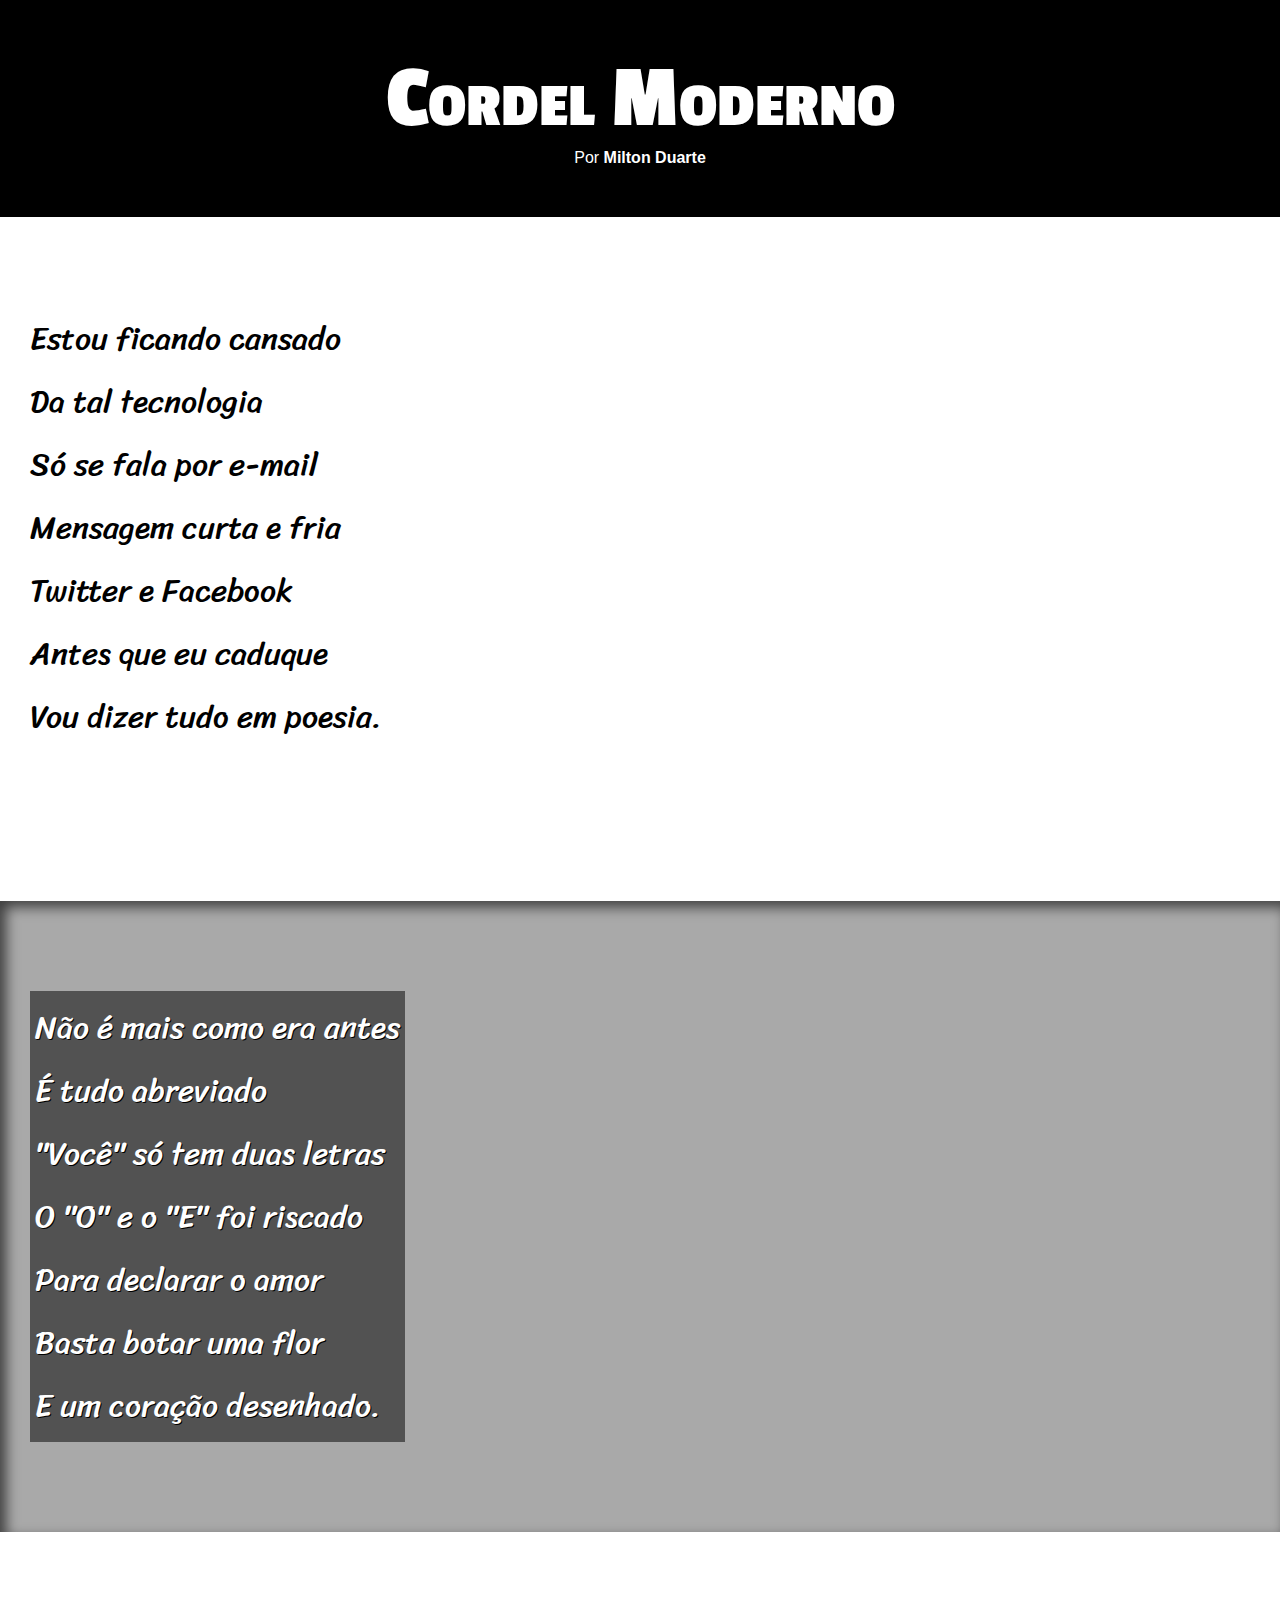
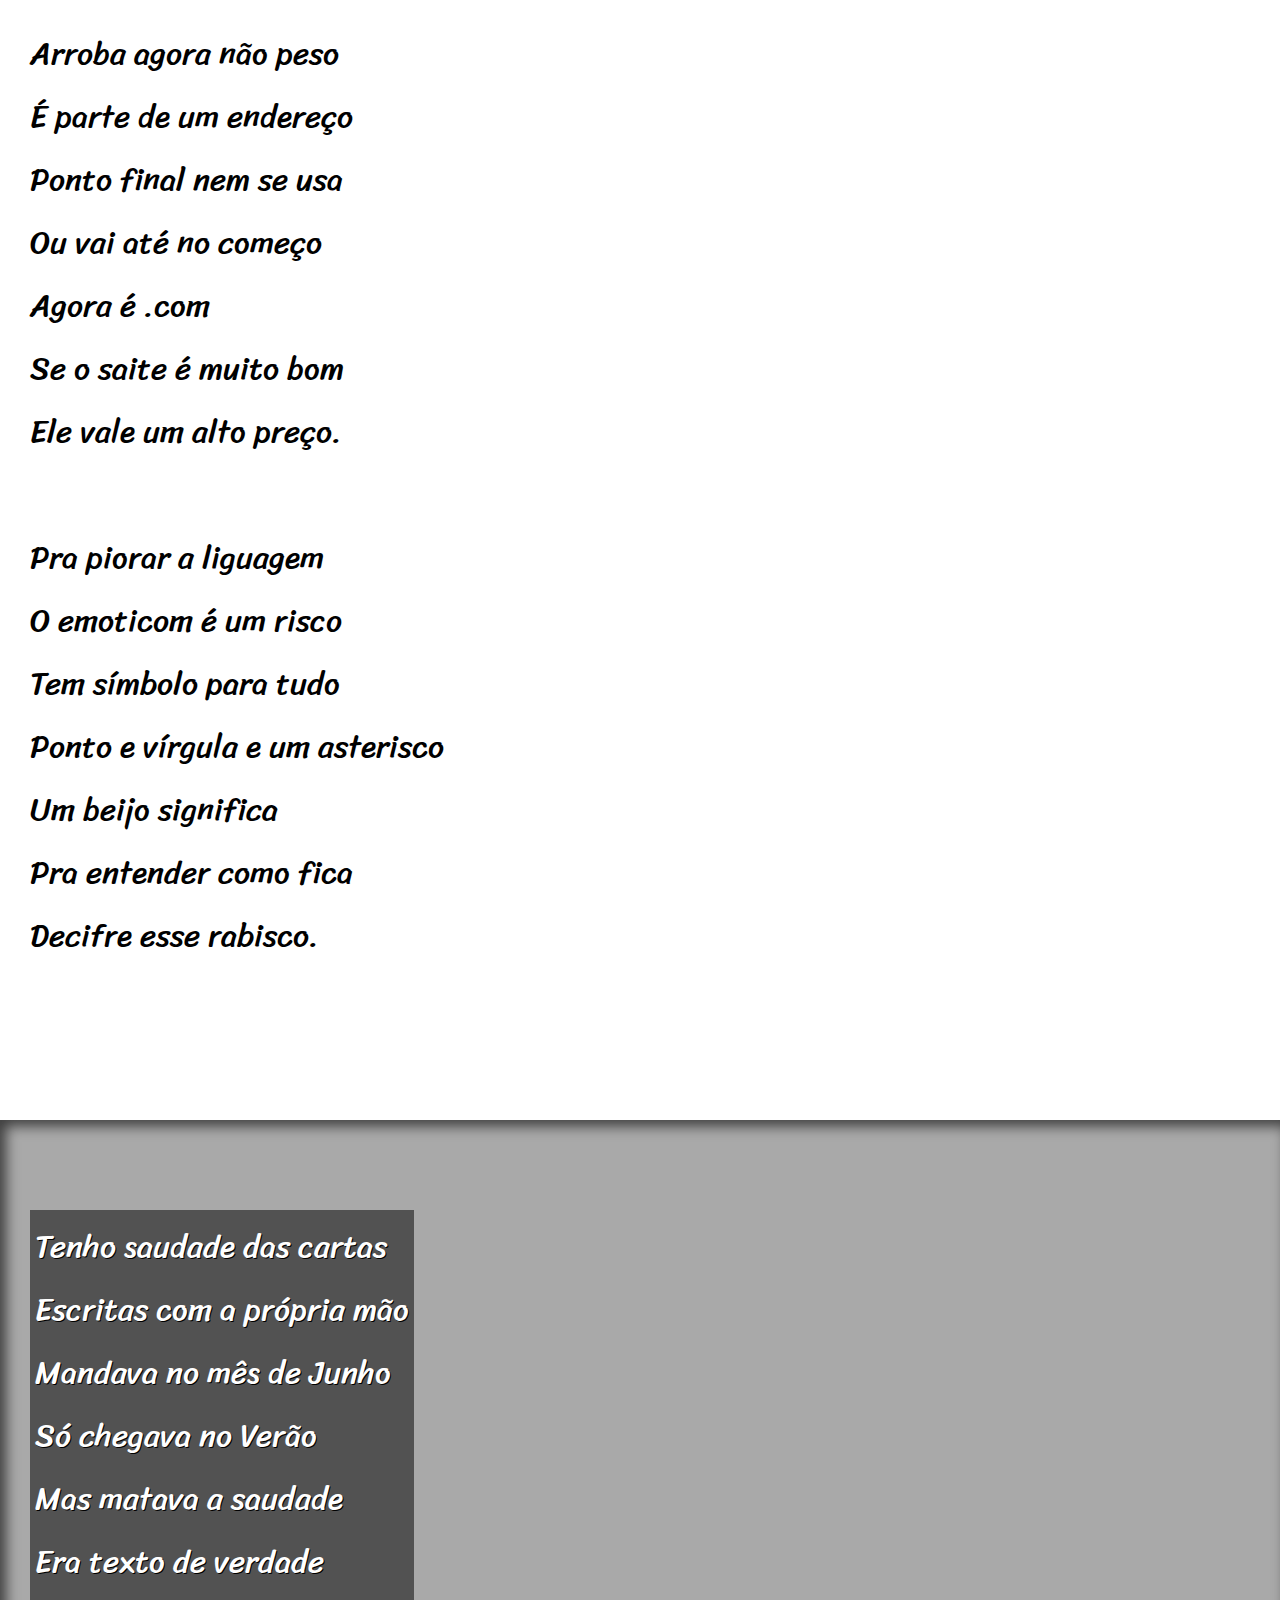
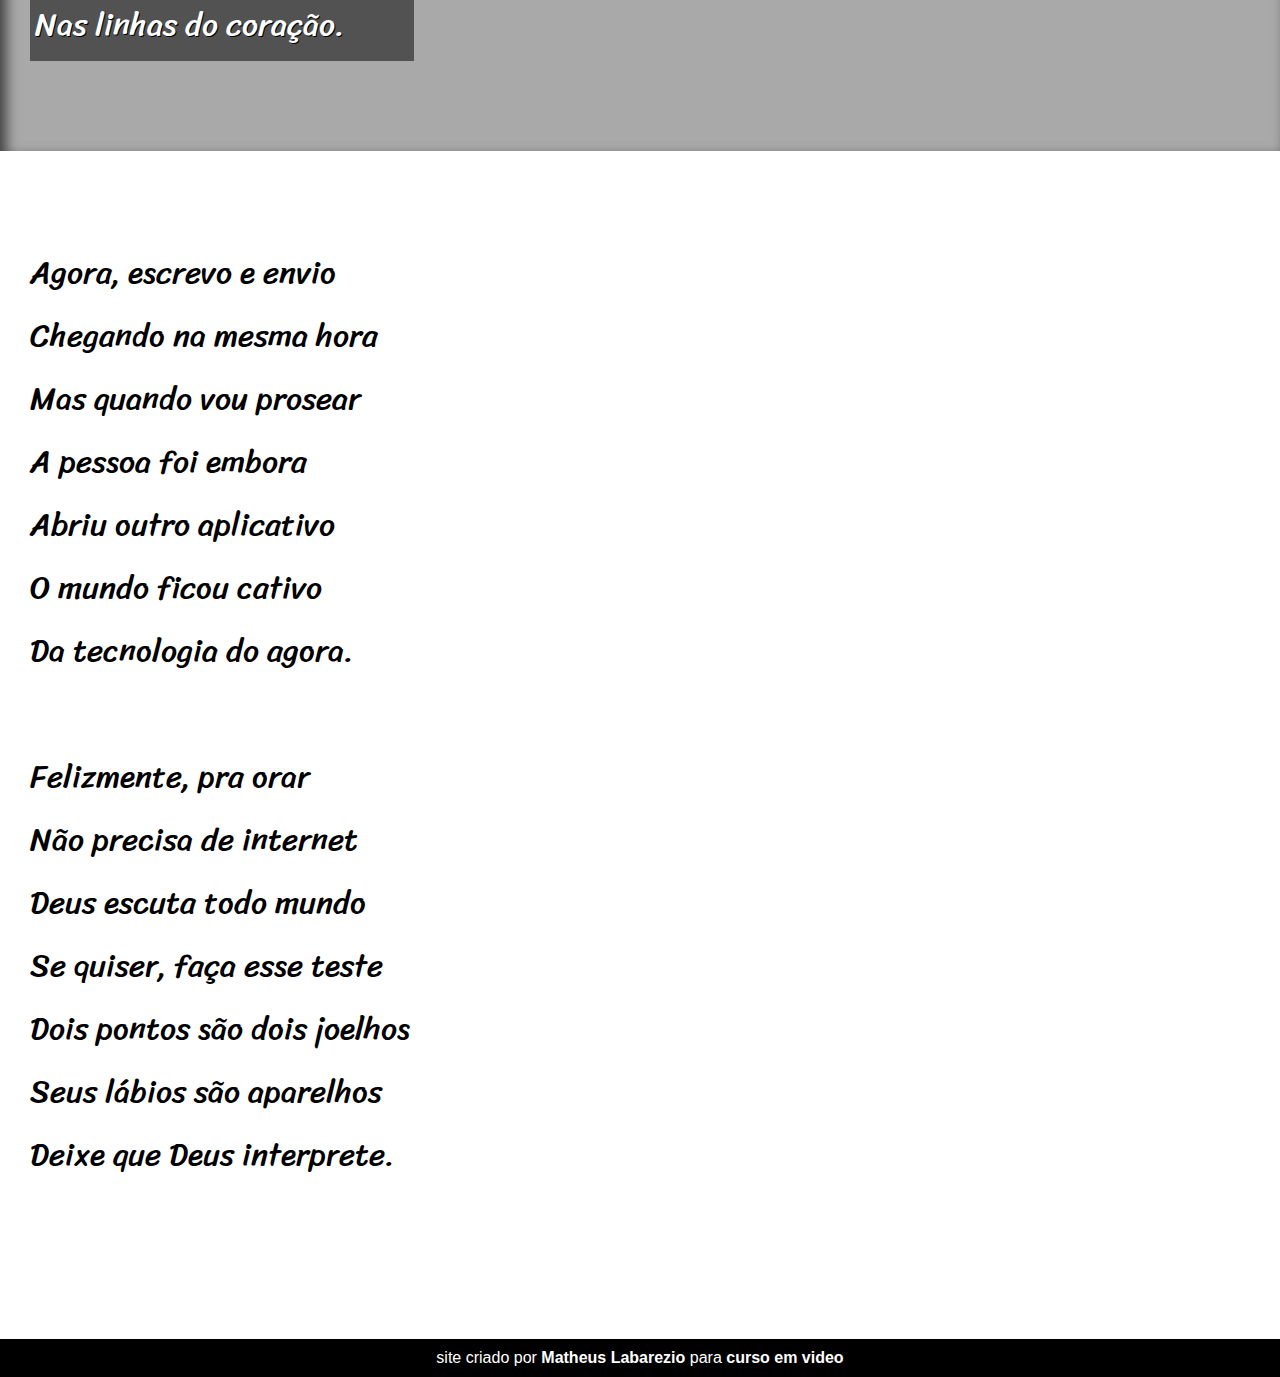
<file: desafio 12/index.html>
<!DOCTYPE html>
<html lang="pt">
<head>
    <meta charset="UTF-8">
    <meta name="viewport" content="width=device-width, initial-scale=1.0">
    <title>Cordel moderno</title>
    <link rel="stylesheet" href="style.css">
</head>
<body>
        <header>
        
            <h1>Cordel Moderno</h1>

        <p>Por <a href="https://www.recantodasletras.com.br/poesias/3186743" target="_blank">Milton Duarte</a></p>
       
    </header>

    <section class="normal">
        <p>
            Estou ficando cansado <br>
            Da tal tecnologia <br>
            Só se fala por e-mail <br>
            Mensagem curta e fria <br>
            Twitter e Facebook <br>
            Antes que eu caduque <br>
            Vou dizer tudo em poesia.
        </p>
    </section>

   

    <section class="imagem" id="img001">
        <p>
            Não é mais como era antes <br>
            É tudo abreviado <br>
            "Você" só tem duas letras <br>
            O "O" e o "E" foi riscado <br>
            Para declarar o amor <br>
            Basta botar uma flor <br>
            E um coração desenhado.
        </p>
    </section>

  

    <section class="normal">
        <p>
            Arroba agora não peso <br>
            É parte de um endereço <br>
            Ponto final nem se usa <br>
            Ou vai até no começo <br>
            Agora é .com <br>
            Se o saite é muito bom <br>
            Ele vale um alto preço.
        </p>
        

        <p>
            Pra piorar a liguagem <br>
            O emoticom é um risco <br>
            Tem símbolo para tudo <br>
            Ponto e vírgula e um asterisco <br>
            Um beijo significa <br>
            Pra entender como fica <br>
            Decifre esse rabisco.
        </p>
    </section>

 

    <section class="imagem" id="img002">
        <p>
            Tenho saudade das cartas <br>
            Escritas com a própria mão <br>
            Mandava no mês de Junho <br>
            Só chegava no Verão <br>
            Mas matava a saudade <br>
            Era texto de verdade <br>
            Nas linhas do coração.
        </p>
    </section>

   

    <section class="normal">
        <p>
            Agora, escrevo e envio <br>
            Chegando na mesma hora <br>
            Mas quando vou prosear <br>
            A pessoa foi embora <br>
            Abriu outro aplicativo <br>
            O mundo ficou cativo <br>
            Da tecnologia do agora.
        </p>


        <p>
            Felizmente, pra orar <br>
            Não precisa de internet <br>
            Deus escuta todo mundo <br>
            Se quiser, faça esse teste <br>
            Dois pontos são dois joelhos <br>
            Seus lábios são aparelhos <br>
            Deixe que Deus interprete.
        </p>
    </section>
</body>
<footer>
    <p>site criado por <a href="https://gustavoguanabara.github.io" target="_blank">Matheus Labarezio</a> para <a href="https://cursoemvideo.com" target="_blank">curso em video</a></p>
</footer>
</html>
</file>
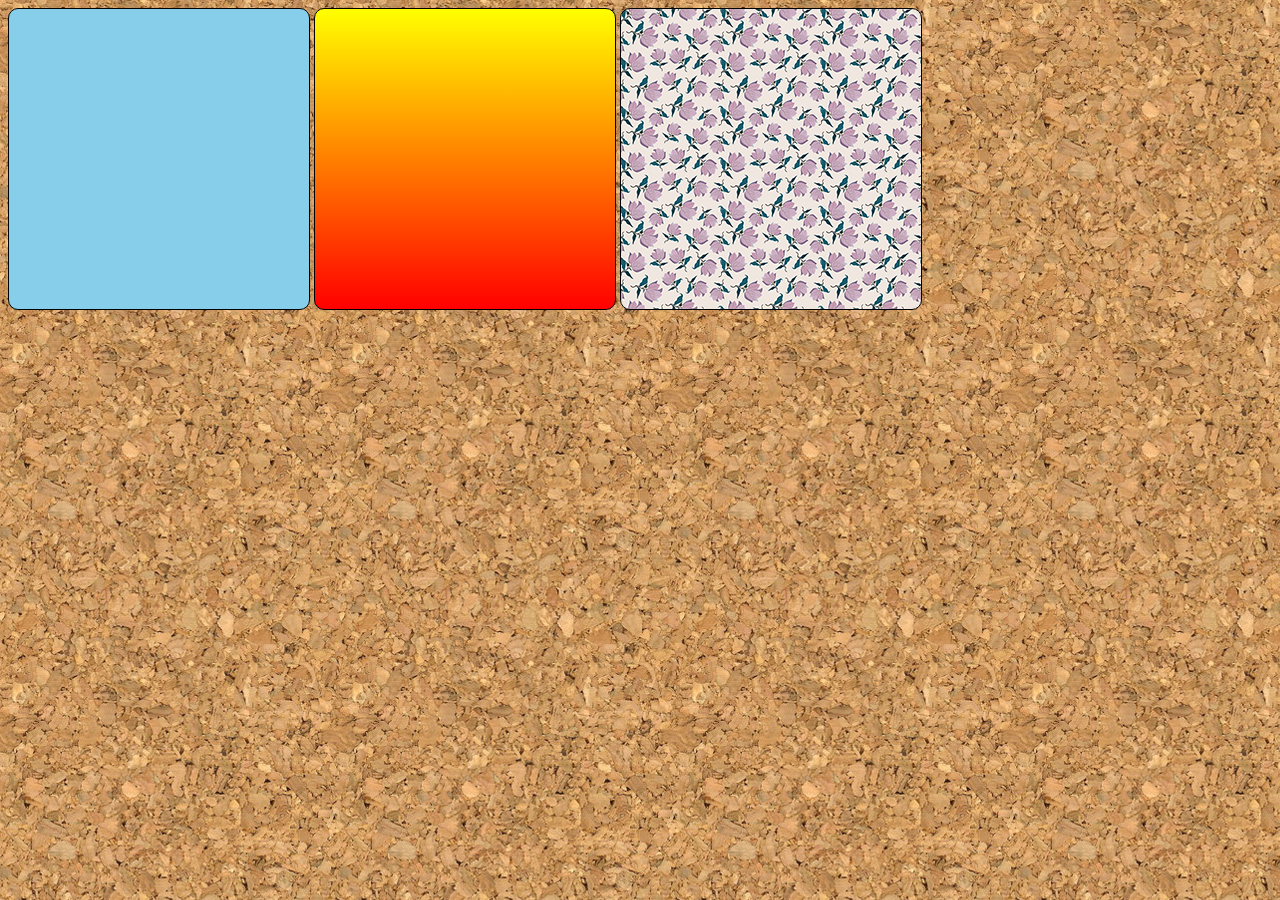
<file: fundo001.html>
<!DOCTYPE html>
<html lang="pt-br">
<head>
    <meta charset="UTF-8">
    <meta name="viewport" content="width=device-width, initial-scale=1.0">
    <title>teste de imagem de fundo</title>
</head>
<style>
    body{
        background-image: url(imagens/wallpaper001.jpg);
    }
    div.quadrado{
        display: inline-block;
        border: 1px solid black;
        width: 300px;
        height: 300px;
        border-radius: 10px;
        background-color: lightgray;

    }

    div#q1{
        background-color: skyblue;
    }

    div#q2{
        background-image: linear-gradient(to bottom,yellow, red);
    }

    div#q3{
        background-image: url(imagens/pattern003.png);
    }
</style>
<body>
    <div class="quadrado" id="q1">

    </div>
    <div class="quadrado" id="q2">

    </div>
    <div class="quadrado" id="q3">

    </div>
    
</body>
</html>
</file>
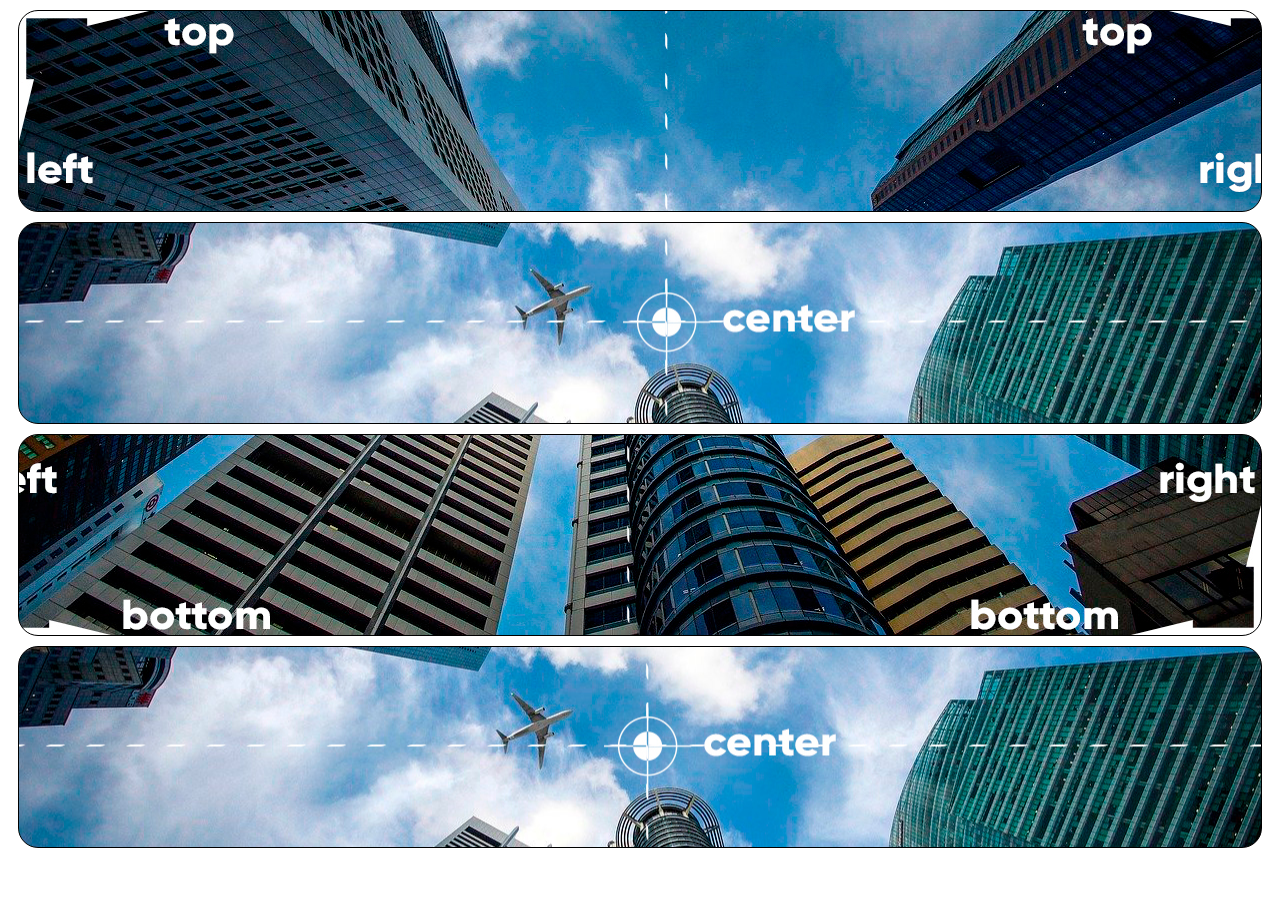
<file: fundo003.html>
<!DOCTYPE html>
<html lang="pt-br">
<head>
    <meta charset="UTF-8">
    <meta name="viewport" content="width=device-width, initial-scale=1.0">
    <title>posições dos fundos</title>
    <style>
       div.bloco{
       background-image: url(imagens/wallpaper003.jpg);
        height: 200px;
        border: 1px solid black;
        border-radius: 20px;
        margin: 10px;

        }
        div#q1{
            background-position: left top;

        }
        div#q2{
            background-position: left center;
        }

        div#q3{
            background-position: right bottom;
        
        }

        div#q4{
            background-position: center center;
        }
    </style>
</head>
<body>
    <div class="bloco" id="q1">

    </div>
    <div class="bloco" id="q2">

    </div>
    <div class="bloco" id="q3">

    </div>
    <div class="bloco" id="q4">

    </div>
    
</body>
</html>
</file>
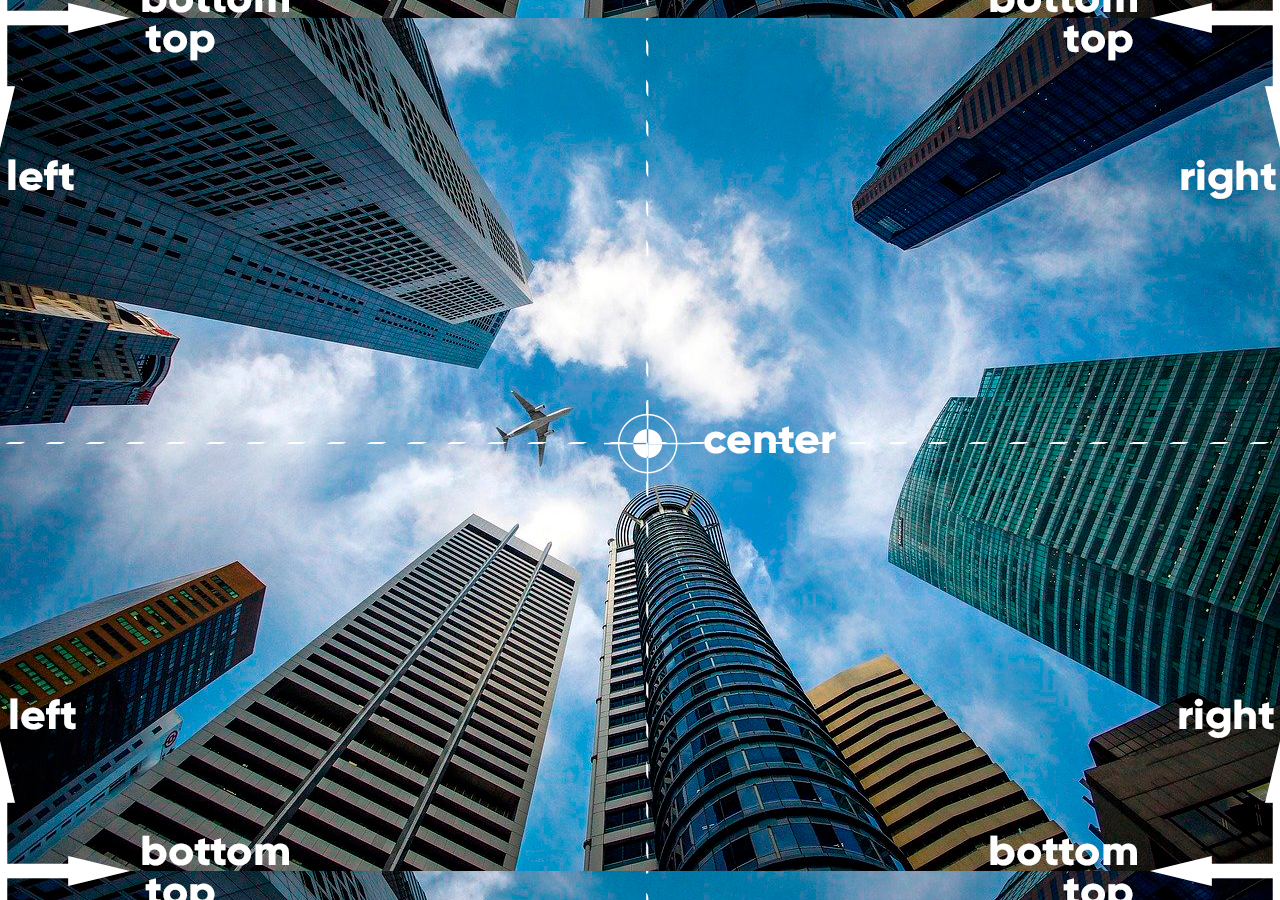
<file: fundo005.html>
<!DOCTYPE html>
<html lang="pt-br">
<head>
    <meta charset="UTF-8">
    <meta name="viewport" content="width=device-width, initial-scale=1.0">
    <title>posição</title>
</head>
<style>
    body{
        height: 97vh;
        background-image: url(imagens/wallpaper003.jpg);
        background-position: left center;
    }
</style>
<body>
    
</body>
</html>
</file>
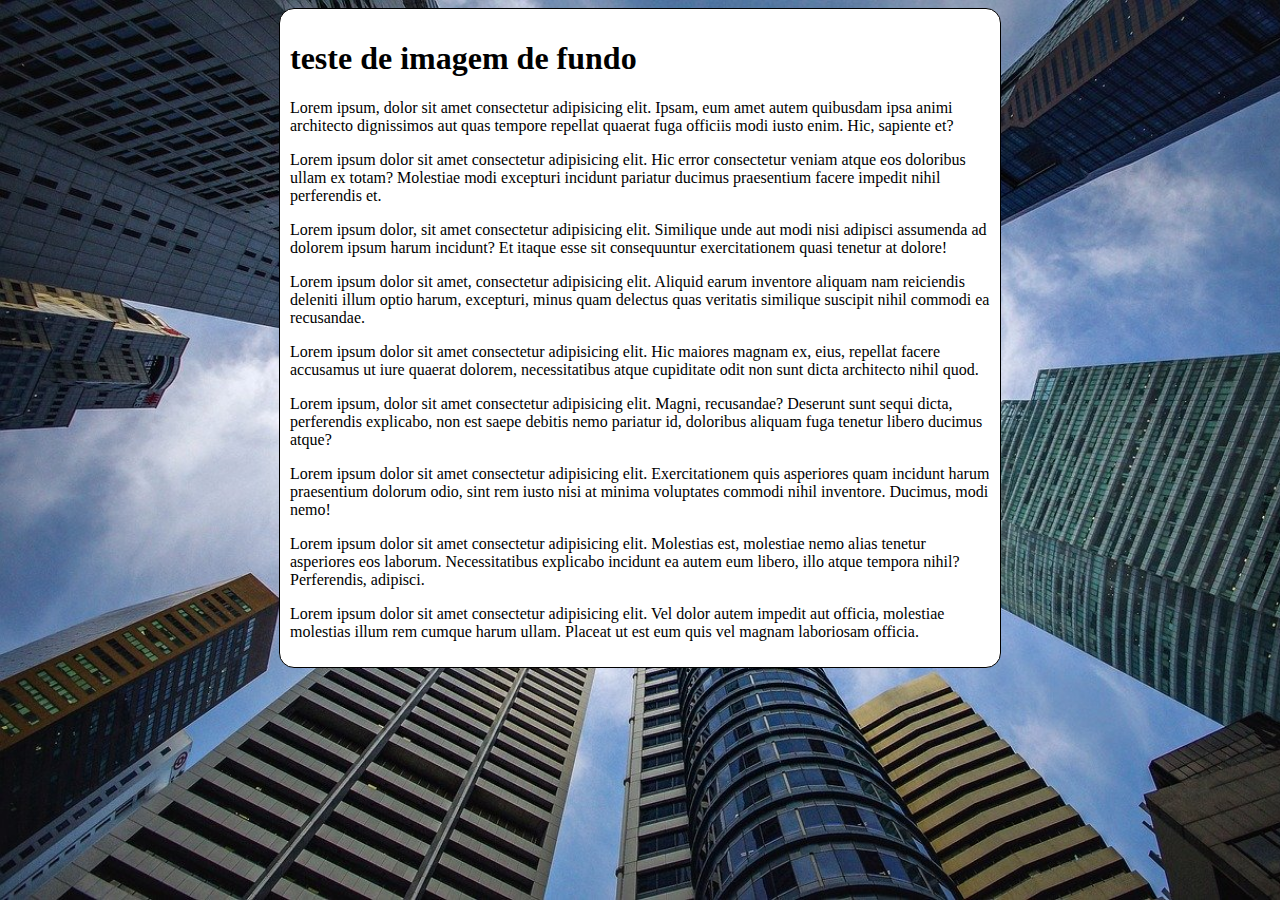
<file: fundo006.html>
<!DOCTYPE html>
<html lang="pt-br">
<head>
    <meta charset="UTF-8">
    <meta name="viewport" content="width=device-width, initial-scale=1.0">
    <title>Document</title>
    <style>
        body{
            /*background-color: black;
            background-image: url(imagens/wallpaper002.jpg);
            background-size: cover;
            background-repeat: no-repeat;
            background-attachment: fixed
            ;
            /* shorttand bacground: color> image> size> repeat> attachment*/

            background:black url(imagens/wallpaper002.jpg)  no-repeat fixed ;
            background-size: cover;
        }
        main{
            background-color: white;
            max-width:700px;
            padding: 10px;
            margin: auto;
            border: 1px solid black;
            border-radius: 15px;
        }
    </style>
</head>
<body>
    <main>
        <h1>teste de imagem de fundo</h1>

        <p>Lorem ipsum, dolor sit amet consectetur adipisicing elit. Ipsam, eum amet autem quibusdam ipsa animi architecto dignissimos aut quas tempore repellat quaerat fuga officiis modi iusto enim. Hic, sapiente et?</p>
        <p>Lorem ipsum dolor sit amet consectetur adipisicing elit. Hic error consectetur veniam atque eos doloribus ullam ex totam? Molestiae modi excepturi incidunt pariatur ducimus praesentium facere impedit nihil perferendis et.</p>
        <p>Lorem ipsum dolor, sit amet consectetur adipisicing elit. Similique unde aut modi nisi adipisci assumenda ad dolorem ipsum harum incidunt? Et itaque esse sit consequuntur exercitationem quasi tenetur at dolore!</p>
        <p>Lorem ipsum dolor sit amet, consectetur adipisicing elit. Aliquid earum inventore aliquam nam reiciendis deleniti illum optio harum, excepturi, minus quam delectus quas veritatis similique suscipit nihil commodi ea recusandae.</p>
        <p>Lorem ipsum dolor sit amet consectetur adipisicing elit. Hic maiores magnam ex, eius, repellat facere accusamus ut iure quaerat dolorem, necessitatibus atque cupiditate odit non sunt dicta architecto nihil quod.</p>
        <p>Lorem ipsum, dolor sit amet consectetur adipisicing elit. Magni, recusandae? Deserunt sunt sequi dicta, perferendis explicabo, non est saepe debitis nemo pariatur id, doloribus aliquam fuga tenetur libero ducimus atque?</p>
        <p>Lorem ipsum dolor sit amet consectetur adipisicing elit. Exercitationem quis asperiores quam incidunt harum praesentium dolorum odio, sint rem iusto nisi at minima voluptates commodi nihil inventore. Ducimus, modi nemo!</p>
        <p>Lorem ipsum dolor sit amet consectetur adipisicing elit. Molestias est, molestiae nemo alias tenetur asperiores eos laborum. Necessitatibus explicabo incidunt ea autem eum libero, illo atque tempora nihil? Perferendis, adipisci.</p>
        <p>Lorem ipsum dolor sit amet consectetur adipisicing elit. Vel dolor autem impedit aut officia, molestiae molestias illum rem cumque harum ullam. Placeat ut est eum quis vel magnam laboriosam officia.</p>
    </main>
    
</body>
</html>
</file>
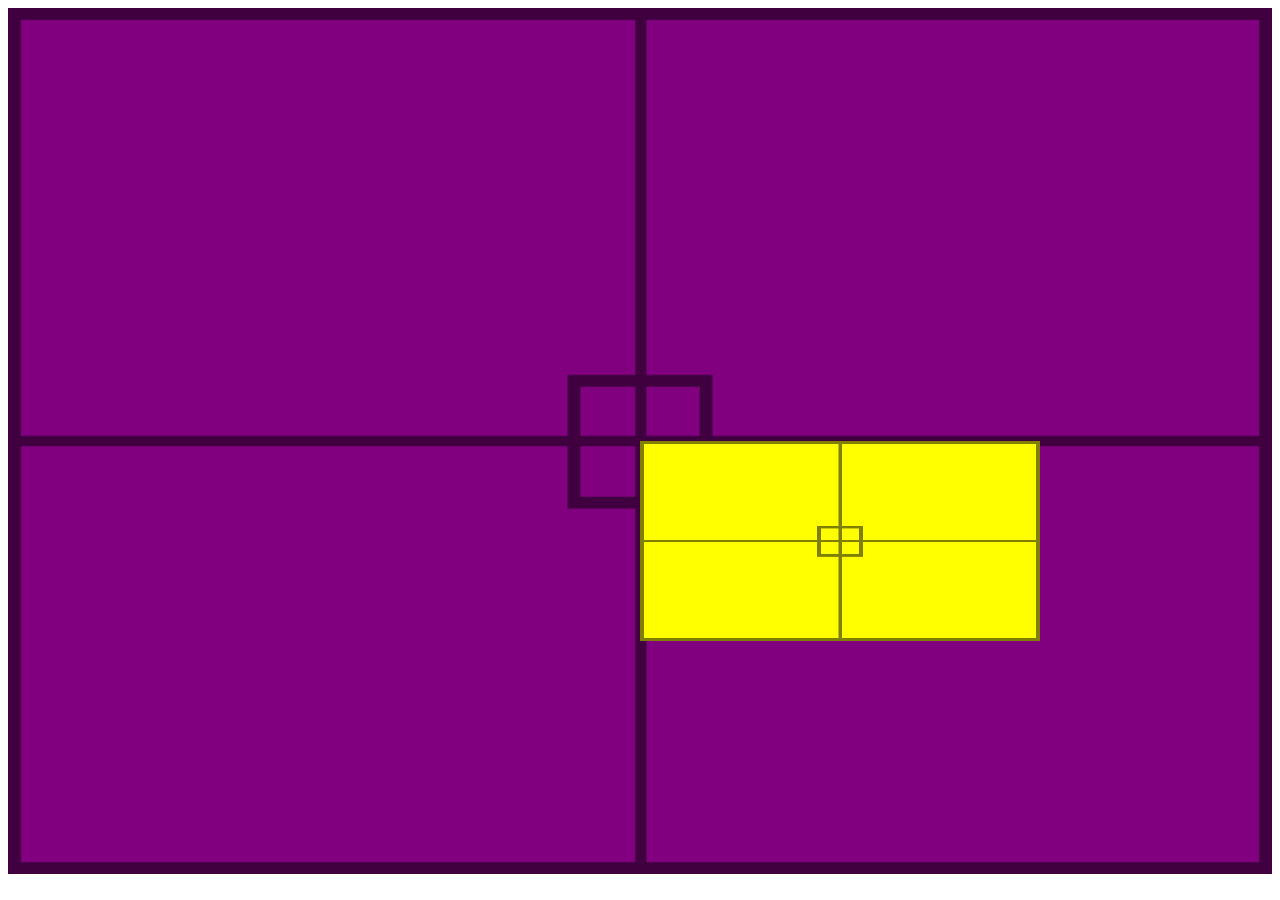
<file: fundo007.html>
<!DOCTYPE html>
<html lang="pt-br">
<head>
    <meta charset="UTF-8">
    <meta name="viewport" content="width=device-width, initial-scale=1.0">
    <title>alianhamento vertical</title>
    <style>
        #conteiner{
            background-image: url(imagens/target001.png);
            background-size: 100% 100%;

           
            position: relative;
            height: 94vh;
            padding:10px ;
            background-color: purple;
            

        }

        #conteudo1{
            background-image: url(imagens/target001.png);
            background-size: 100% 100%;
            position: absolute;
            height: 200px;
            width: 400px;
            background-color: yellow;
            left: 50%;
            top: 50%;
            transform:

        }
       
           

            
      
     

    </style>
</head>
<body>
    <section id="conteiner">
        <article id="conteudo1"></article>
    
        
    </section>
    
</body>
</html>
</file>
<file: desafio 12/style.css>
@charset "UTF-8";

@import url('https://fonts.googleapis.com/css2?family=Passion+One&family=Sriracha&display=swap');


@import url('https://fonts.googleapis.com/css2?family=Passion+One&family=Sriracha&display=swap');

:root{
    --fonte1:Verdana, Geneva, Tahoma, sans-serif;
    --fonte2: 'passion one', cursive;
    --fonte3: 'sriracha', cursive;
        
       
      }
      


*{
    margin:0PX;
    padding: 0PX;
    
}
html,body{
    min-height: 100vh;
    background-color: darkgray;
    font-family: var(--fonte1);

}

header{
    background-color: black;
    color:white;
    text-align: center;

}
header>h1{
padding-top:50px;
font-variant: small-caps;
font-family: var(--fonte2);
font-size: 10vh;
}
header>p{
    padding-bottom: 50px;
}

header a,footer a{
    color:white;
    text-decoration: none;
    font-weight: bolder
}

header a:hover,footer a:hover{
    text-decoration: underline;
}
section{
    padding-top: 10vh;
    padding-bottom: 10vh;
    line-height: 2em;
    padding-left: 30px;
    font-family: var(--fonte3);
    font-size: 3.5vh ;
}
section > p{
    padding-bottom: 2em;
}
section.normal{
    background-color: white;
    color: black;
}
section.imagem{
    background-color: rgb(51,51,51,);
    color: white;
    box-shadow: inset 6px 6px 13px 0px rgba(0, 0, 0, 0.63);
    background-size: cover;
    background-attachment: fixed;
}

section.imagem>p{
    display: inline-block;
    background-color: rgba(0, 0, 0, 0.513);
    padding: 5px;
    text-shadow: 1px 1px 0px black ;

    
}

section#img001{
    background-image: url(imagens/background001.jpg);
    background-position: right center;
   
    
}

section#img002{
    background-image: url(imagens/background002.jpg);
    
}
footer{
    background-color: black;
    color: white;
    text-align:center;
    padding: 10px;
}
</file>
